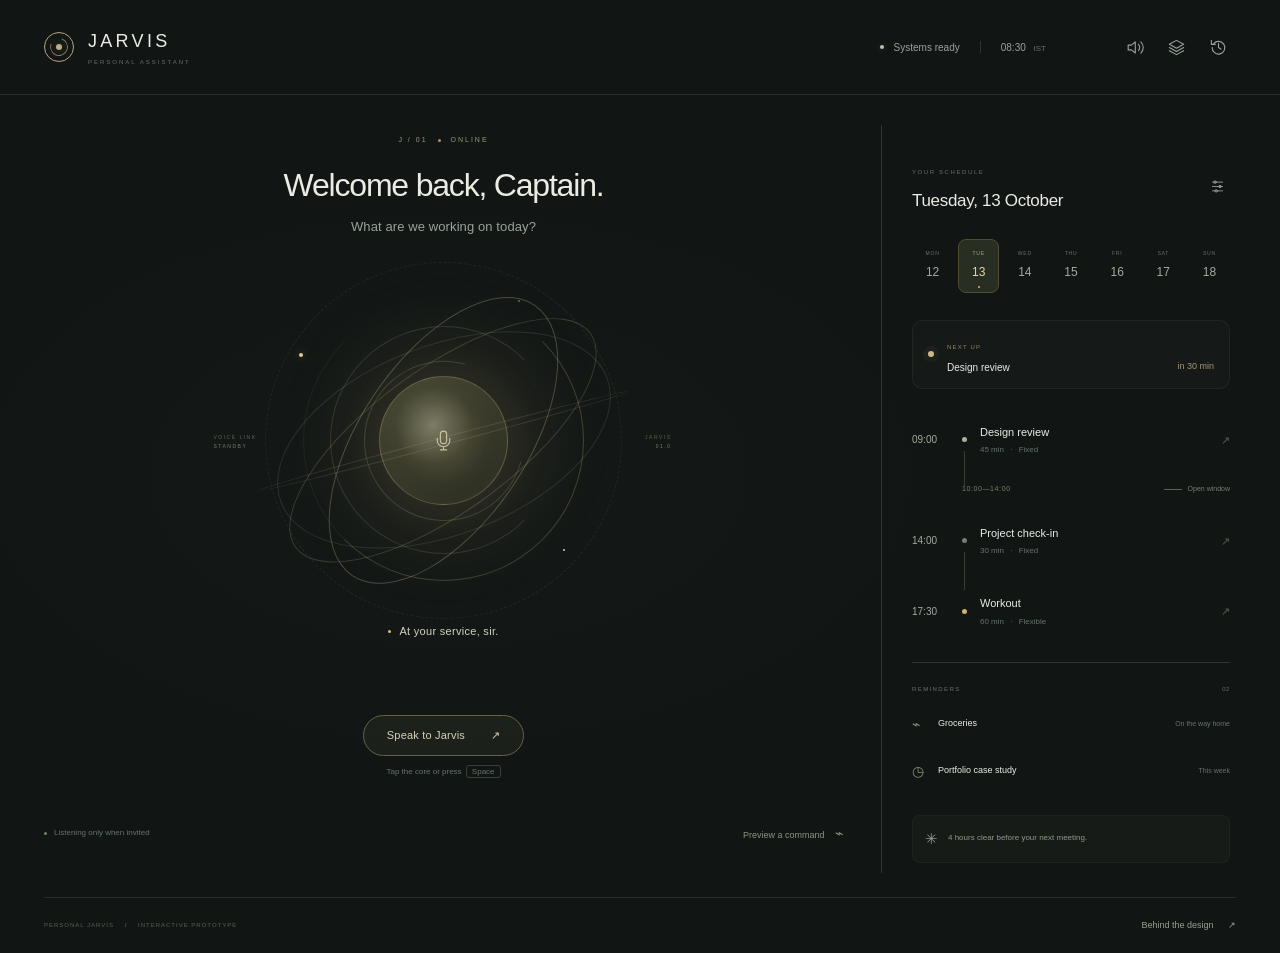
<file: experiments/jarvis/index.html>
<!doctype html>
<html lang="en">
<head><meta charset="utf-8"><meta name="viewport" content="width=device-width,initial-scale=1"><meta name="theme-color" content="#111615"><title>Personal Jarvis — At your service</title><meta name="description" content="A voice-controlled personal assistant prototype by Sannith Vanamala."><link rel="stylesheet" href="style.css"><script src="app.js" defer></script></head>
<body data-phase="idle">
<div class="assistant-shell">
<header class="topbar">
  <a class="brand" href="index.html" aria-label="Jarvis home"><span class="brand-mark"></span><span>JARVIS<small>PERSONAL ASSISTANT</small></span></a>
  <div class="top-status"><span class="signal-dot"></span><span>Systems ready</span><span class="top-divider"></span><span>08:30 <small>IST</small></span></div>
  <nav class="utility-nav" aria-label="Assistant controls"><button id="sound-button" class="icon-button" aria-label="Mute assistant voice" title="Assistant voice"><svg viewBox="0 0 24 24"><path d="M4 9h4l5-4v14l-5-4H4zM17 8c2 2 2 6 0 8m3-11c4 4 4 10 0 14"/></svg></button><button data-panel="memory" class="icon-button" aria-label="Open memory" title="Memory"><svg viewBox="0 0 24 24"><path d="m12 3 9 5-9 5-9-5 9-5Zm-9 9 9 5 9-5M3 16l9 5 9-5"/></svg></button><button data-panel="activity" class="icon-button" aria-label="Open activity" title="Activity"><svg viewBox="0 0 24 24"><path d="M4 12a8 8 0 1 0 2-5M3 3v5h5M12 7v5l3 2"/></svg></button></nav>
</header>
<main class="main-layout">
  <section class="presence" aria-label="Jarvis voice assistant">
    <div class="greeting"><div class="eyebrow">J / 01 <span></span> ONLINE</div><h1 id="greeting">Welcome back, Captain.</h1><p id="greeting-detail">What are we working on today?</p></div>
    <div class="voice-stage">
      <div class="orbit-field" aria-hidden="true"><div class="ambient-light"></div><div class="orbit orbit-a"></div><div class="orbit orbit-b"></div><div class="orbit orbit-c"></div><div class="orbit orbit-d"></div><div class="orbit orbit-e"></div><div class="orbit orbit-f"></div><span class="satellite sat-a"></span><span class="satellite sat-b"></span><span class="satellite sat-c"></span><div class="core-lens"></div><div class="core-rim"></div><div class="signal-axis"></div></div>
      <button id="voice-button" class="voice-trigger" aria-label="Speak to Jarvis"><svg viewBox="0 0 24 24"><path d="M12 3a3 3 0 0 0-3 3v6a3 3 0 0 0 6 0V6a3 3 0 0 0-3-3ZM6 10v2a6 6 0 0 0 12 0v-2M12 18v3m-3 0h6"/></svg></button>
      <div class="orb-coordinate coord-left" aria-hidden="true">VOICE LINK<br><b>STANDBY</b></div><div class="orb-coordinate coord-right" aria-hidden="true">JARVIS<br><b>01.0</b></div>
    </div>
    <div class="voice-feedback" aria-live="polite"><div class="voice-state"><span class="state-dot"></span><span id="voice-state">At your service, sir.</span></div><p id="response-caption" hidden></p><p id="heard-caption" class="heard-caption" hidden></p></div>
    <div class="voice-command"><button id="speak-label">Speak to Jarvis <span>↗</span></button><span id="voice-hint">Tap the core or press <kbd>Space</kbd></span></div>
    <div class="presence-footer"><span class="private-signal"><i></i>Listening only when invited</span><button id="demo-button" aria-expanded="false" aria-controls="demo-menu">Preview a command <span>⌁</span></button></div>
    <div id="demo-menu" class="demo-menu" hidden><div class="demo-menu-head"><span class="eyebrow">SAMPLE VOICE COMMANDS</span><button id="close-demo" aria-label="Close sample commands">×</button></div><button data-demo="focus">“Find ninety minutes for my portfolio.” <span>↗</span></button><button data-demo="afternoon">“Arrange my afternoon, Jarvis.” <span>↗</span></button><button data-demo="tomorrow">“Keep tomorrow morning free for learning.” <span>↗</span></button><p>Demonstration only. No microphone required.</p></div>
  </section>
  <aside class="day-panel" aria-label="Schedule and action review">
    <div class="day-heading"><div><span class="eyebrow">YOUR SCHEDULE</span><h2>Tuesday, 13 October</h2></div><button data-panel="context" class="icon-button" aria-label="Inspect context sources" title="Context sources"><svg viewBox="0 0 24 24"><path d="M4 5h16M4 12h16M4 19h16"/><circle cx="8" cy="5" r="2"/><circle cx="16" cy="12" r="2"/><circle cx="10" cy="19" r="2"/></svg></button></div>
    <div class="week-strip" aria-label="Example week"><span><small>MON</small>12</span><span class="selected"><small>TUE</small>13<i></i></span><span><small>WED</small>14</span><span><small>THU</small>15</span><span><small>FRI</small>16</span><span><small>SAT</small>17</span><span><small>SUN</small>18</span></div>
    <div class="next-alert"><span class="alert-mark"></span><div><span>NEXT UP</span><p>Design review <small>in 30 min</small></p></div></div>
    <div id="action-review" hidden></div>
    <div class="schedule"><div class="schedule-row"><time>09:00</time><i></i><div><h3>Design review</h3><p>45 min <span>·</span> Fixed</p></div><span class="event-glyph">↗</span></div><div class="free-window"><span>10:00—14:00</span><div><i></i>Open window</div></div><div class="schedule-row"><time>14:00</time><i class="muted"></i><div><h3>Project check-in</h3><p>30 min <span>·</span> Fixed</p></div><span class="event-glyph">↗</span></div><div class="schedule-row"><time>17:30</time><i class="amber"></i><div><h3>Workout</h3><p>60 min <span>·</span> Flexible</p></div><span class="event-glyph">↗</span></div></div>
    <div class="section-caption">REMINDERS <span>02</span></div><div class="reminder"><span class="reminder-icon">⌁</span><span>Groceries</span><small>On the way home</small></div><div class="reminder"><span class="reminder-icon">◷</span><span>Portfolio case study</span><small>This week</small></div>
    <div id="scheduled-changes"></div><div class="day-insight"><span>✳</span><p id="schedule-insight">4 hours clear before your next meeting.</p></div><div class="sample-note"><span>Example schedule · IST</span><button id="reset-demo" aria-label="Reset demo" title="Reset demo">↺</button></div>
  </aside>
</main>
<footer class="app-footer"><span>PERSONAL JARVIS <i> / </i> INTERACTIVE PROTOTYPE</span><a href="case-study.html">Behind the design <span>↗</span></a></footer>
</div>
<div id="panel-backdrop" class="panel-backdrop" hidden></div><aside id="detail-panel" class="detail-panel" aria-labelledby="panel-title" role="dialog" aria-modal="true" hidden><div class="panel-head"><span class="eyebrow" id="panel-kicker">ASSISTANT SETTINGS</span><button id="close-panel" class="icon-button" aria-label="Close panel">×</button></div><h2 id="panel-title"></h2><div id="panel-content"></div></aside>
<div id="toast" class="toast" role="status" hidden></div>
</body></html>
</file>
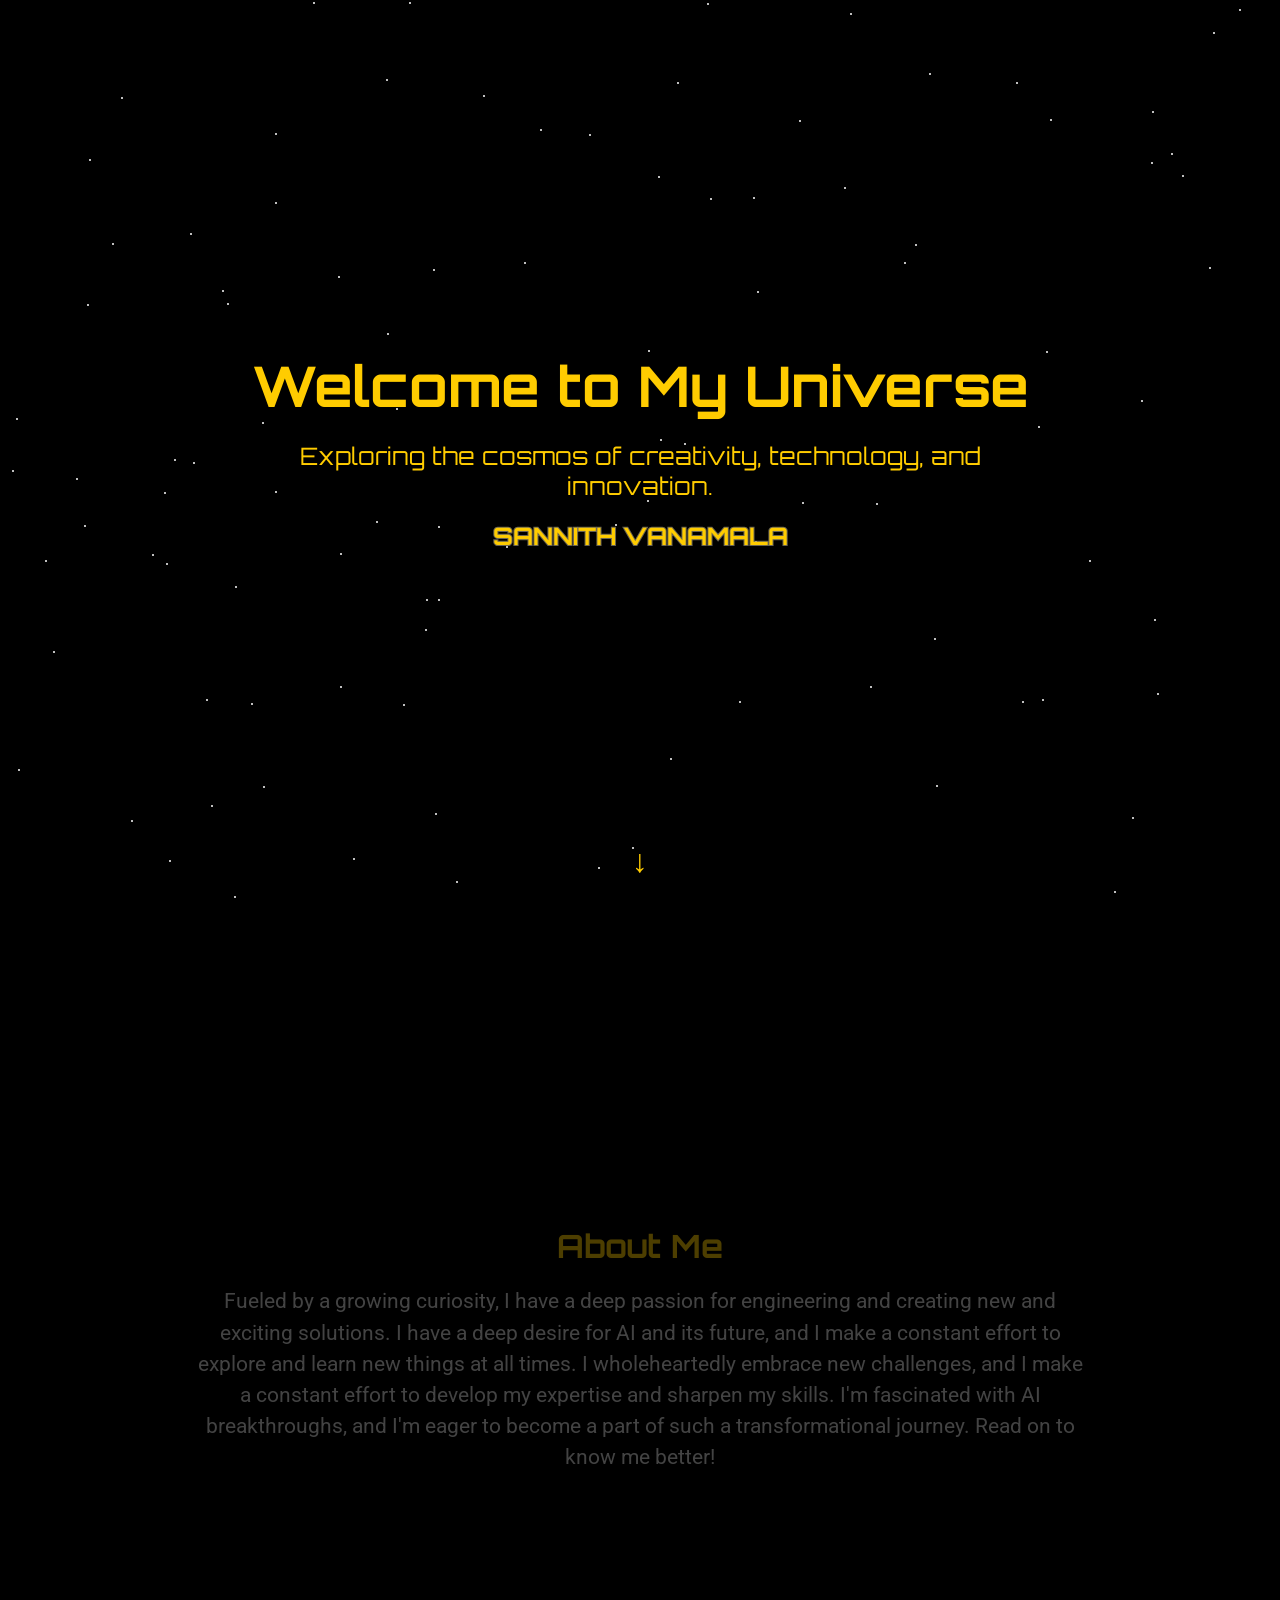
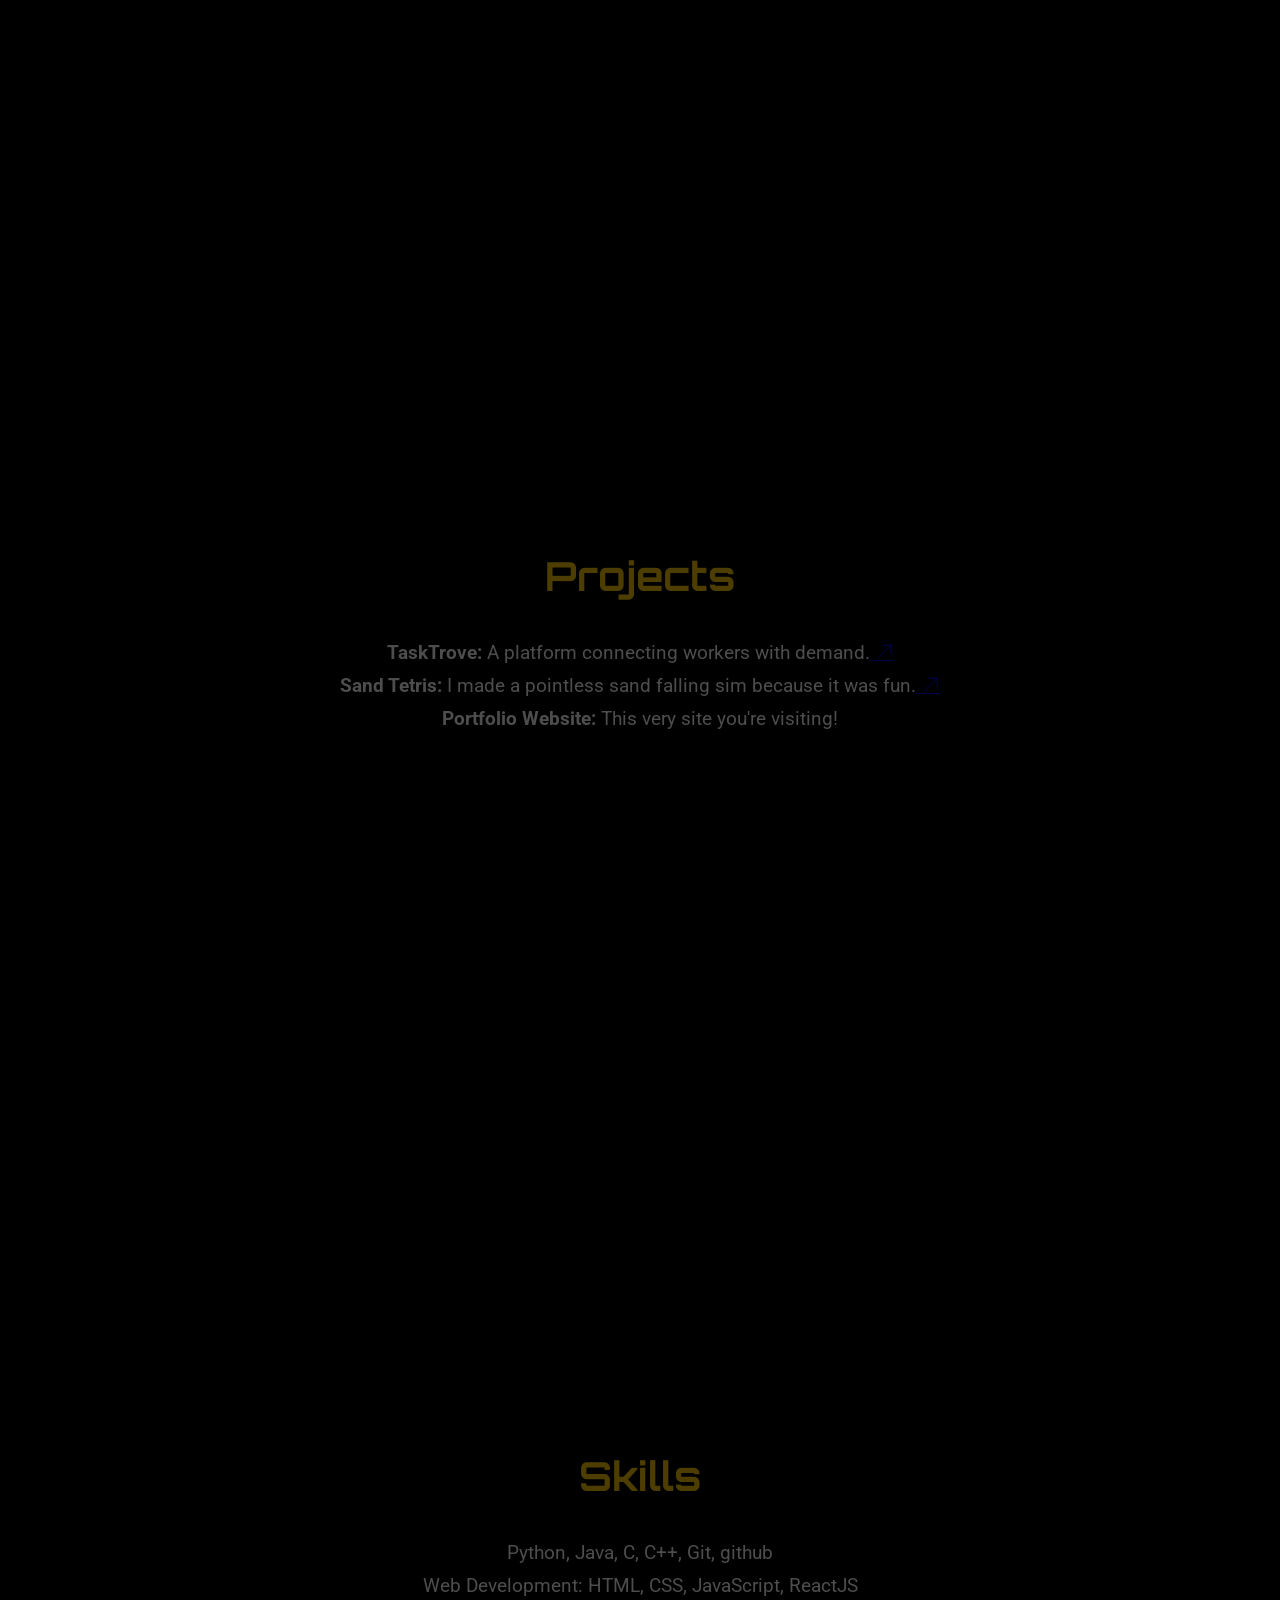
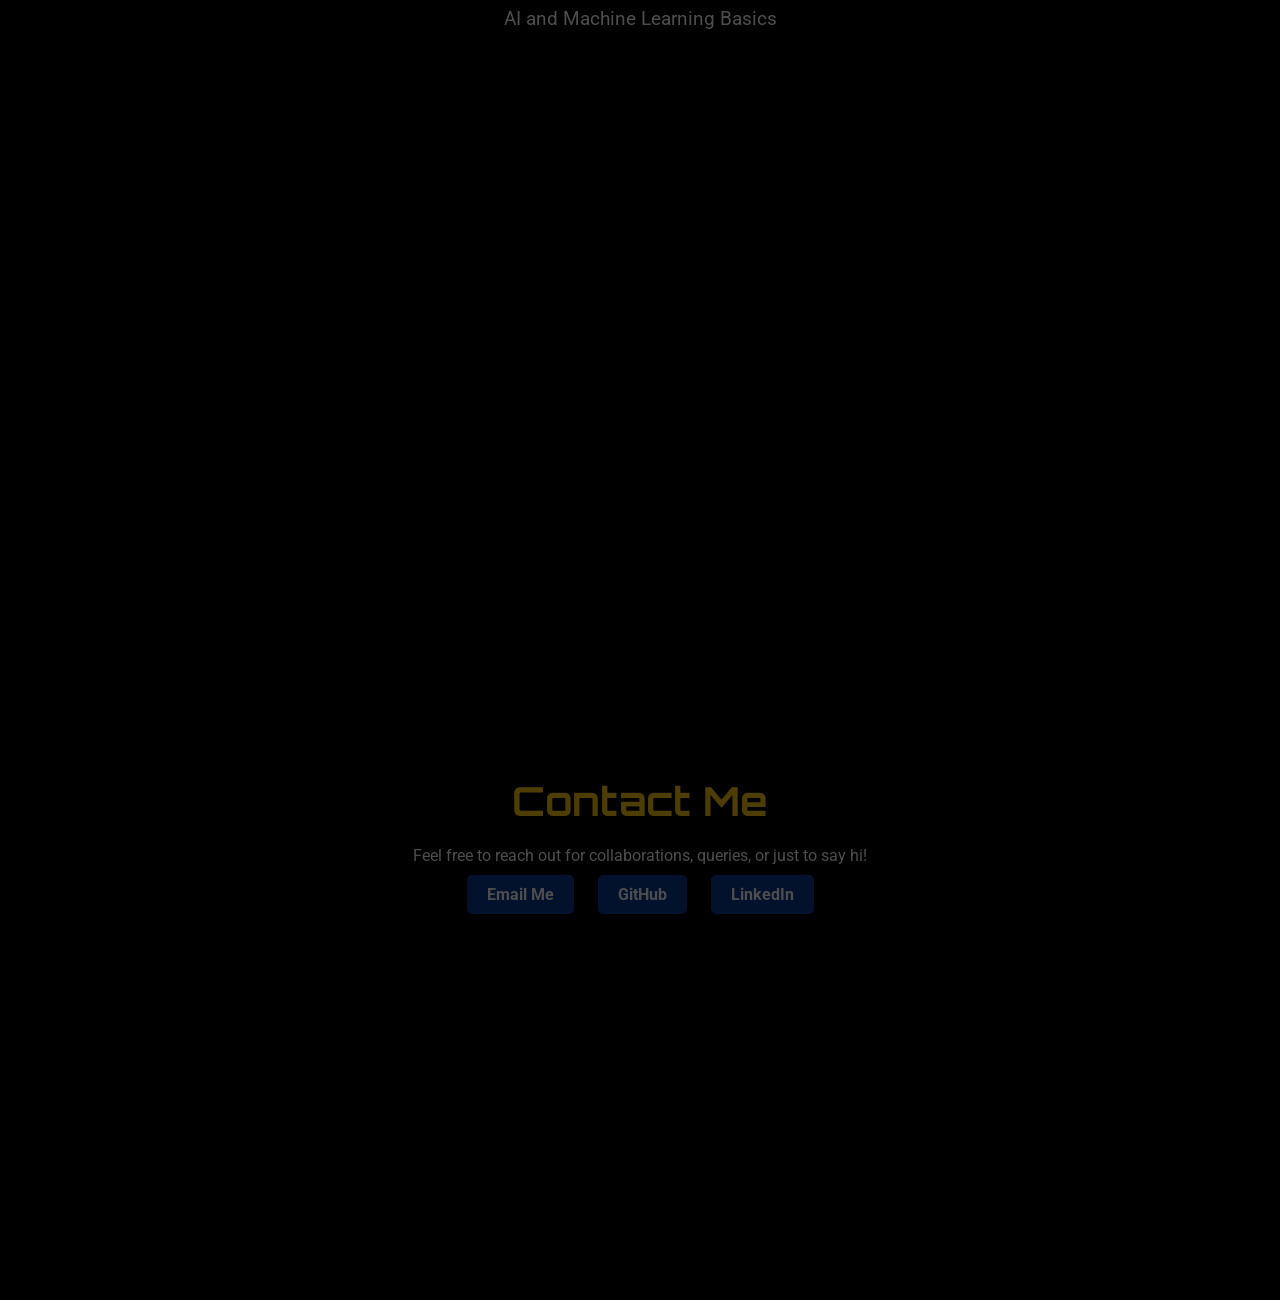
<file: PersonalWebsite.html>
<!DOCTYPE html>
<html lang="en">
<head>
    <meta charset="UTF-8">
    <meta name="viewport" content="width=device-width, initial-scale=1.0">
    <title>Sannith Vanamala Portfolio</title>
    <link href="https://fonts.googleapis.com/css2?family=Orbitron:wght@400;700&family=Roboto:wght@300;400&display=swap" rel="stylesheet">
    <style>
        :root {
            --primary-color: #0b3d91;
            --secondary-color: rgba(0, 0, 0, 0.6);
            --accent-color: #ffcc00;
            --font-primary: 'Orbitron', sans-serif;
            --font-secondary: 'Roboto', sans-serif;
        }

        * {
            margin: 0;
            padding: 0;
            box-sizing: border-box;
        }

        body {
            font-family: var(--font-secondary);
            background: #000;
            color: #fff;
            scroll-behavior: smooth;
            overflow-x: hidden;
            position: relative;
        }

        section {
            min-height: 100vh;
            display: flex;
            flex-direction: column;
            justify-content: center;
            align-items: center;
            padding: 40px 20px;
            position: relative;
            text-align: center;
            opacity: 1;
            transition: opacity 0.3s ease;
        }

        .stars {
            position: fixed;
            top: 0;
            left: 0;
            width: 100%;
            height: 100%;
            pointer-events: none;
            overflow: hidden;
            z-index: -1;
        }

        .stars div {
            position: absolute;
            width: 2px;
            height: 2px;
            background: #fff;
            border-radius: 50%;
            animation: twinkle 3s infinite ease-in-out;
        }

        @keyframes twinkle {
            0%, 100% {
                opacity: 0.5;
            }
            50% {
                opacity: 1;
            }
        }

        .shooting-star {
            position: absolute;
            width: 3px;
            height: 3px;
            background: var(--accent-color);
            border-radius: 50%;
            box-shadow: 0 0 10px var(--accent-color);
            animation: shoot 5s infinite ease-in-out;
        }

        @keyframes shoot {
            0% {
                transform: translate(0, 0) scale(0);
                opacity: 0;
            }
            20% {
                opacity: 1;
                transform: translate(100px, -100px) scale(1);
            }
            100% {
                opacity: 0;
                transform: translate(300px, -300px) scale(0);
            }
        }

        .intro {
            color: var(--accent-color);
            font-family: var(--font-primary);
        }

        .intro h1 {
            font-size: 3.5rem;
            margin-bottom: 20px;
        }

        .intro p {
            font-size: 1.5rem;
            max-width: 800px;
        }

        .section-title {
            font-family: var(--font-primary);
            font-size: 2.5rem;
            margin-bottom: 20px;
            color: var(--accent-color);
        }

        .content {
            max-width: 800px;
            margin: 0 auto;
        }

        .skills ul, .projects ul {
            list-style: none;
            margin: 20px 0;
            padding: 0;
        }

        .skills li, .projects li {
            margin: 10px 0;
            font-size: 1.2rem;
        }

        .contact a {
            display: inline-block;
            margin: 10px;
            padding: 10px 20px;
            background: var(--primary-color);
            color: #fff;
            text-decoration: none;
            font-weight: bold;
            border-radius: 5px;
            transition: background 0.3s ease;
        }

        .contact a:hover {
            background: var(--accent-color);
        }
        
        /* Name Text with Moving Outline Effect */
        .name-container {
            position: relative;
            display: inline-block;
            font-size: 4rem;
            font-weight: bold;
            text-transform: uppercase;
            color: #ffcc00; /* Main text color */
        }

        .name-outline {
            position: absolute;
            top: 0;
            left: 0;
            color: transparent;
            -webkit-text-stroke: 2px rgba(148, 141, 117, 0.7); /* Outline effect */
            z-index: -1;
            transition: transform 0.1s ease-out;
        }
        
        .scroll-arrow {
            position: absolute;
            bottom: 20px;
            font-size: 2rem;
            color: var(--accent-color);
            animation: bounce 2s infinite;
        }

        .about {
            text-align: center;
            padding: 60px 20px;
        }
        
        .about .section-title {
            font-size: 2rem;
        }
        
        .about .content {
            max-width: 900px;
            font-size: 1.5rem;
            line-height: 1.5;
            font-weight: 300;
        }
        
        .about p {
            font-size: 1.3rem;
            font-weight: 400;
            color: #ddd;
        }
        

        @keyframes bounce {
            0%, 100% {
                transform: translateY(0);
            }
            50% {
                transform: translateY(-10px);
            }
        }
    </style>
</head>
<body>
    <div class="stars">
        <!-- Stars will be dynamically added by script -->
    </div>
    <section class="intro">
        <h1>Welcome to My Universe</h1>
        <p>Exploring the cosmos of creativity, technology, and innovation.</p>
        <br>
        <div class="name-container">
            <p>SANNITH VANAMALA</p>
            <p class="name-outline">SANNITH VANAMALA</p>
        </div>
        <span class="scroll-arrow">&#8595;</span>
    </section>

    <section class="about">
        <h2 class="section-title">About Me</h2>
        <div class="content">
            <p>Fueled by a growing curiosity, I have a deep passion for engineering and creating new and exciting solutions. I have a deep desire for AI and its future, and I make a constant effort to explore and learn new things at all times. I wholeheartedly embrace new challenges, and I make a constant effort to develop my expertise and sharpen my skills. I'm fascinated with AI breakthroughs, and I'm eager to become a part of such a transformational journey. Read on to know me better!</p>
        </div>
    </section>
    

    <section class="projects">
        <h2 class="section-title">Projects</h2>
        <div class="content">
            <ul>
                <li><strong>TaskTrove:</strong> A platform connecting workers with demand.<a href="https://saneitt.github.io/TaskTrove/"> 🡥</a></li>
                <li><strong>Sand Tetris:</strong> I made a pointless sand falling sim because it was fun.<a href="https://saneitt.github.io/Sand-falling-sim/"> 🡥</a></li>
                <li><strong>Portfolio Website:</strong> This very site you're visiting!</li>
            </ul>
        </div>
    </section>

    <section class="skills">
        <h2 class="section-title">Skills</h2>
        <div class="content">
            <ul>
                <li>Python, Java, C, C++, Git, github</li>
                <li>Web Development: HTML, CSS, JavaScript, ReactJS</li>
                <li>AI and Machine Learning Basics</li>
            </ul>
        </div>
    </section>

    <section class="contact">
        <h2 class="section-title">Contact Me</h2>
        <div class="content">
            <p>Feel free to reach out for collaborations, queries, or just to say hi!</p>
            <a href="mailto:sannith.vanamala@gmail.com">Email Me</a>
            <a href="https://github.com/Saneitt" target="_blank">GitHub</a>
            <a href="https://www.linkedin.com/in/sannith-vanamala-924822249/" target="_blank">LinkedIn</a>
        </div>
    </section>

    <script>
        // Generate stars dynamically
        const starContainer = document.querySelector('.stars');
        for (let i = 0; i < 100; i++) {
            const star = document.createElement('div');
            star.style.top = `${Math.random() * 100}%`;
            star.style.left = `${Math.random() * 100}%`;
            star.style.animationDuration = `${Math.random() * 3 + 2}s`;
            starContainer.appendChild(star);
        }

        // Add a shooting star occasionally
        setInterval(() => {
            const shootingStar = document.createElement('div');
            shootingStar.classList.add('shooting-star');
            shootingStar.style.top = `${Math.random() * window.innerHeight}px`;
            shootingStar.style.left = `${Math.random() * window.innerWidth}px`;
            starContainer.appendChild(shootingStar);

            setTimeout(() => {
                shootingStar.remove();
            }, 5000);
        }, 5000);

        // Adjust section opacity based on scroll position
        const sections = document.querySelectorAll('section');
        window.addEventListener('scroll', () => {
            const viewportHeight = window.innerHeight;

            sections.forEach(section => {
                const rect = section.getBoundingClientRect();
                const centerDistance = Math.abs(rect.top + rect.height / 2 - viewportHeight / 2);
                const opacity = Math.max(0.3, 1 - centerDistance / (viewportHeight / 1.5));
                section.style.opacity = opacity.toFixed(2);
            });
        });


        // Mousemove event to move the outline
        document.addEventListener("mousemove", (event) => {
            const nameOutline = document.querySelector(".name-outline");

            const { clientX: x, clientY: y } = event;
            const centerX = window.innerWidth / 2;
            const centerY = window.innerHeight / 2;

            const offsetX = (x - centerX) / 30;
            const offsetY = (y - centerY) / 30;

            nameOutline.style.transform = `translate(${offsetX}px, ${offsetY}px)`;
        });


    </script>
</body>
</html>
</file>
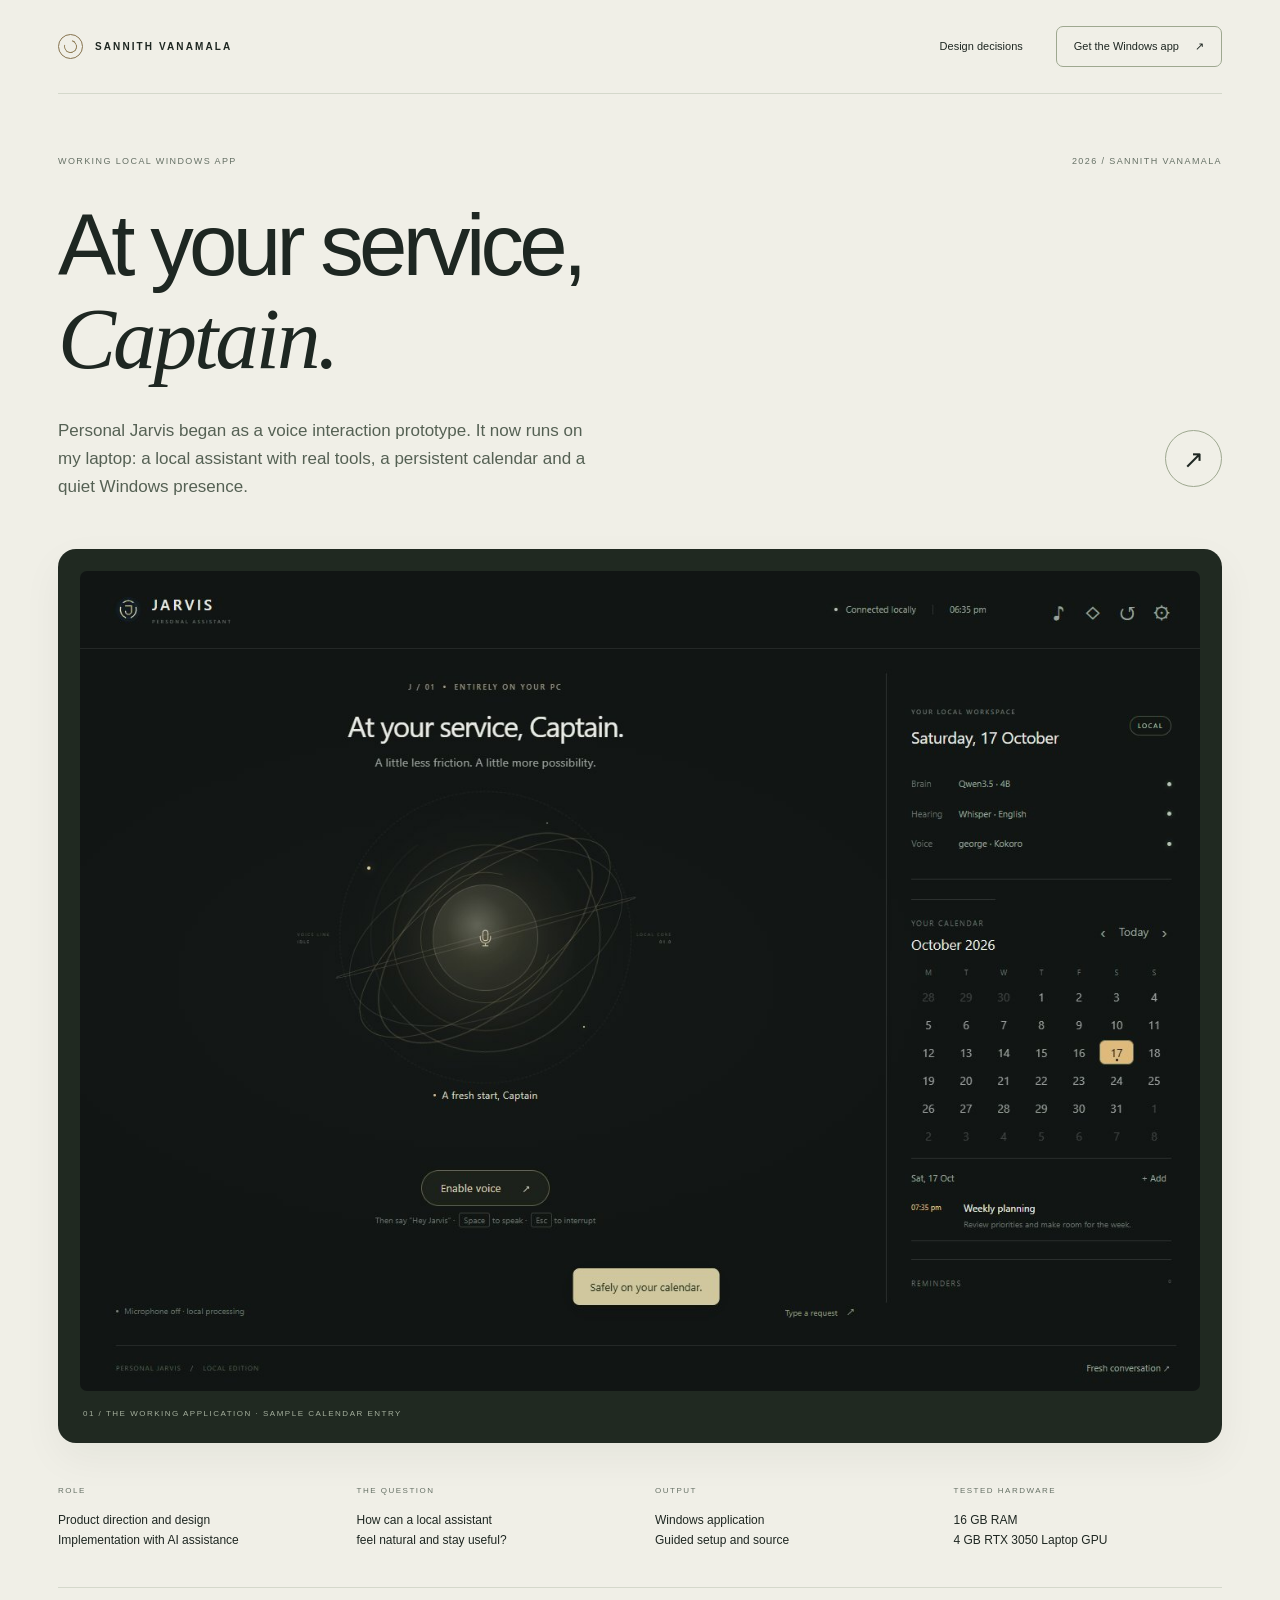
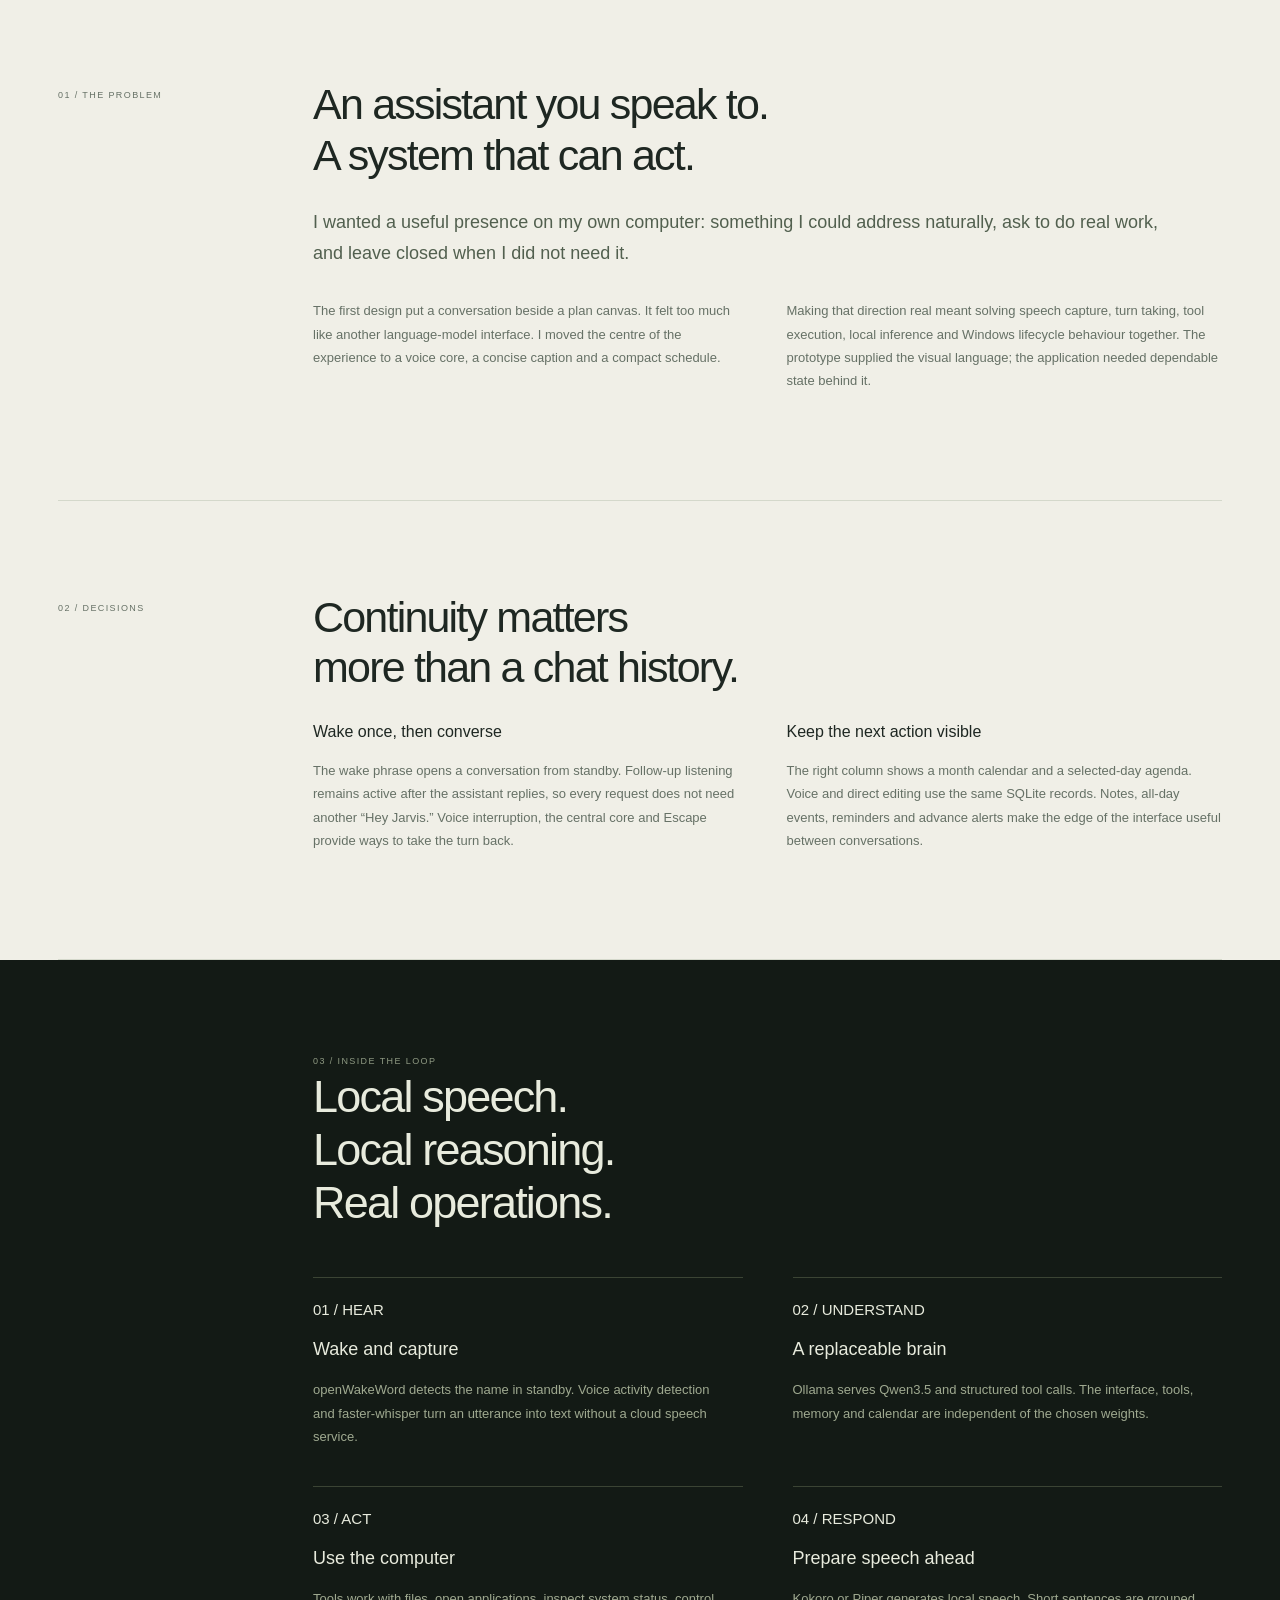
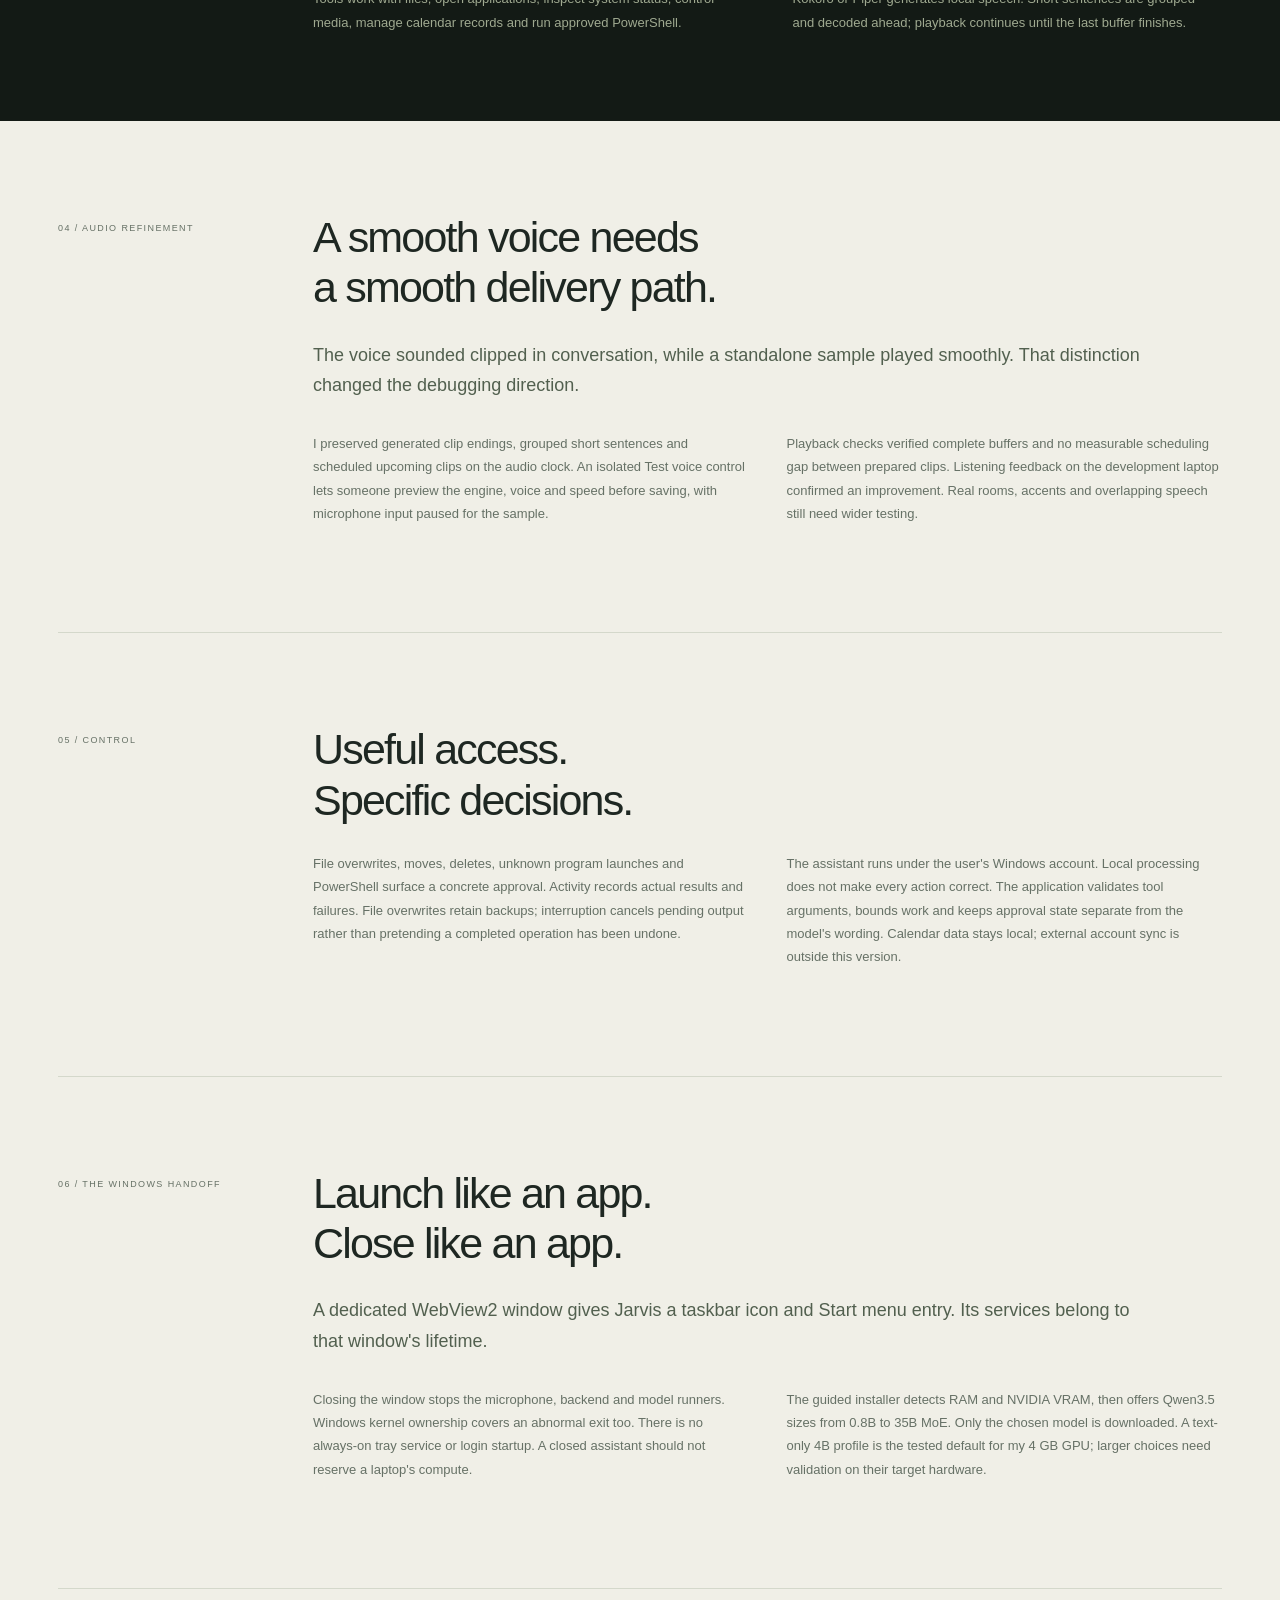
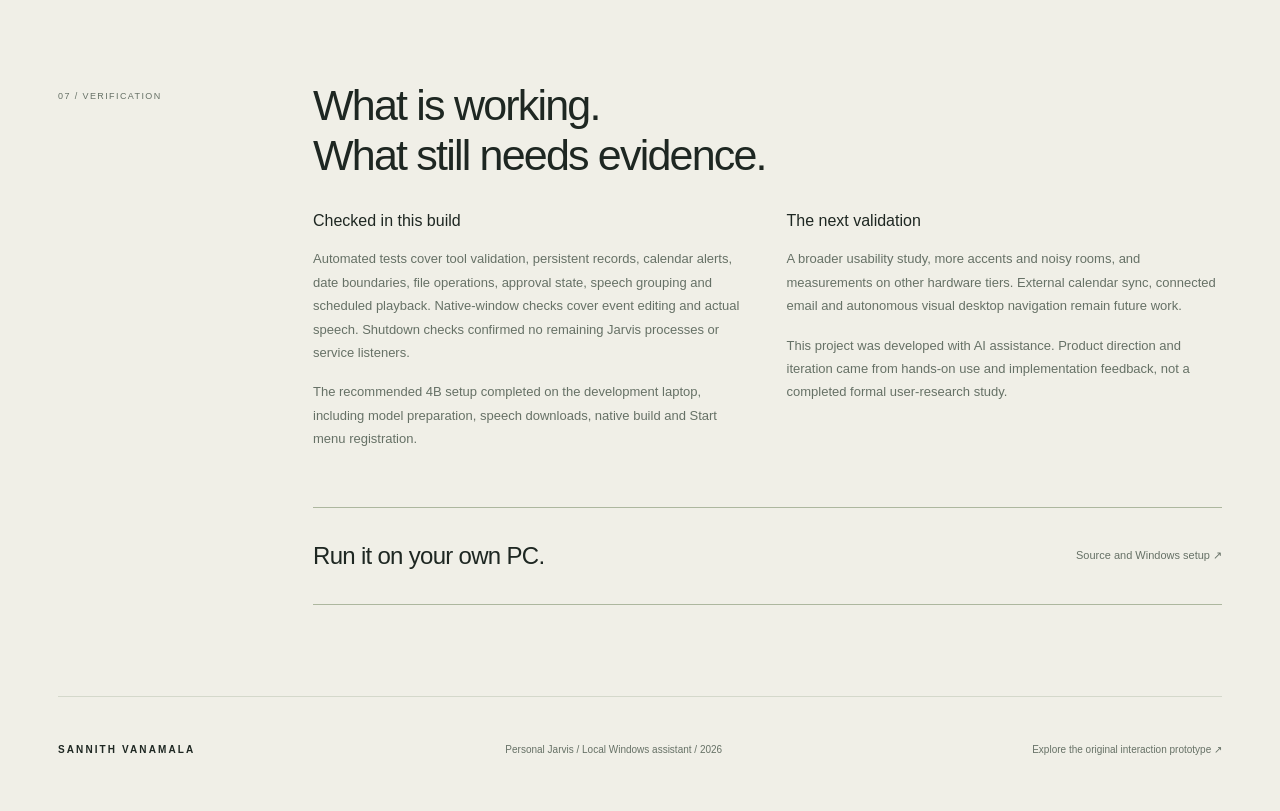
<file: experiments/jarvis/case-study.html>
<!doctype html>
<html lang="en">
<head><meta charset="utf-8"><meta name="viewport" content="width=device-width,initial-scale=1"><meta name="theme-color" content="#f0efe7"><title>Personal Jarvis — From voice prototype to local Windows assistant</title><meta name="description" content="Building a local Windows voice assistant with Qwen3.5, real system tools, a local calendar, natural follow-ups and a hardware-aware installer."><link rel="stylesheet" href="case-study.css"></head>
<body>
<header class="site-nav"><a class="wordmark" href="../../"><span class="mark"></span>SANNITH VANAMALA</a><div><a href="#decisions">Design decisions</a><a class="nav-cta" href="https://github.com/Saneitt/personal-jarvis">Get the Windows app <span>↗</span></a></div></header>
<main>
<section class="hero"><div class="hero-kicker"><span>WORKING LOCAL WINDOWS APP</span><span>2026 / SANNITH VANAMALA</span></div><h1>At your service,<br><em>Captain.</em></h1><div class="hero-bottom"><p>Personal Jarvis began as a voice interaction prototype. It now runs on my laptop: a local assistant with real tools, a persistent calendar and a quiet Windows presence.</p><a class="round-link" href="https://github.com/Saneitt/personal-jarvis" aria-label="Open the Personal Jarvis source and setup guide">↗</a></div><div class="hero-image"><img src="../../assets/jarvis.jpg?v=20261017" alt="Working Jarvis Windows interface showing voice controls and the local month calendar"><span class="image-caption">01 / THE WORKING APPLICATION · SAMPLE CALENDAR ENTRY</span></div><div class="project-facts"><div><span>ROLE</span><p>Product direction and design<br>Implementation with AI assistance</p></div><div><span>THE QUESTION</span><p>How can a local assistant<br>feel natural and stay useful?</p></div><div><span>OUTPUT</span><p>Windows application<br>Guided setup and source</p></div><div><span>TESTED HARDWARE</span><p>16 GB RAM<br>4 GB RTX 3050 Laptop GPU</p></div></div></section>
<section class="section problem"><div class="section-label">01 / THE PROBLEM</div><div class="section-body"><h2>An assistant you speak to.<br>A system that can act.</h2><p class="large-copy">I wanted a useful presence on my own computer: something I could address naturally, ask to do real work, and leave closed when I did not need it.</p><div class="two-col"><p>The first design put a conversation beside a plan canvas. It felt too much like another language-model interface. I moved the centre of the experience to a voice core, a concise caption and a compact schedule.</p><p>Making that direction real meant solving speech capture, turn taking, tool execution, local inference and Windows lifecycle behaviour together. The prototype supplied the visual language; the application needed dependable state behind it.</p></div></div></section>
<section class="section" id="decisions"><div class="section-label">02 / DECISIONS</div><div class="section-body"><h2>Continuity matters<br>more than a chat history.</h2><div class="two-col"><div><h3>Wake once, then converse</h3><p>The wake phrase opens a conversation from standby. Follow-up listening remains active after the assistant replies, so every request does not need another “Hey Jarvis.” Voice interruption, the central core and Escape provide ways to take the turn back.</p></div><div><h3>Keep the next action visible</h3><p>The right column shows a month calendar and a selected-day agenda. Voice and direct editing use the same SQLite records. Notes, all-day events, reminders and advance alerts make the edge of the interface useful between conversations.</p></div></div></div></section>
<section class="dark-section"><div class="dark-inner"><span class="section-label">03 / INSIDE THE LOOP</span><h2>Local speech.<br>Local reasoning.<br>Real operations.</h2><div class="decision-grid"><article><span>01 / HEAR</span><h3>Wake and capture</h3><p>openWakeWord detects the name in standby. Voice activity detection and faster-whisper turn an utterance into text without a cloud speech service.</p></article><article><span>02 / UNDERSTAND</span><h3>A replaceable brain</h3><p>Ollama serves Qwen3.5 and structured tool calls. The interface, tools, memory and calendar are independent of the chosen weights.</p></article><article><span>03 / ACT</span><h3>Use the computer</h3><p>Tools work with files, open applications, inspect system status, control media, manage calendar records and run approved PowerShell.</p></article><article><span>04 / RESPOND</span><h3>Prepare speech ahead</h3><p>Kokoro or Piper generates local speech. Short sentences are grouped and decoded ahead; playback continues until the last buffer finishes.</p></article></div></div></section>
<section class="section"><div class="section-label">04 / AUDIO REFINEMENT</div><div class="section-body"><h2>A smooth voice needs<br>a smooth delivery path.</h2><p class="large-copy">The voice sounded clipped in conversation, while a standalone sample played smoothly. That distinction changed the debugging direction.</p><div class="two-col"><p>I preserved generated clip endings, grouped short sentences and scheduled upcoming clips on the audio clock. An isolated Test voice control lets someone preview the engine, voice and speed before saving, with microphone input paused for the sample.</p><p>Playback checks verified complete buffers and no measurable scheduling gap between prepared clips. Listening feedback on the development laptop confirmed an improvement. Real rooms, accents and overlapping speech still need wider testing.</p></div></div></section>
<section class="section"><div class="section-label">05 / CONTROL</div><div class="section-body"><h2>Useful access.<br>Specific decisions.</h2><div class="two-col"><p>File overwrites, moves, deletes, unknown program launches and PowerShell surface a concrete approval. Activity records actual results and failures. File overwrites retain backups; interruption cancels pending output rather than pretending a completed operation has been undone.</p><p>The assistant runs under the user's Windows account. Local processing does not make every action correct. The application validates tool arguments, bounds work and keeps approval state separate from the model's wording. Calendar data stays local; external account sync is outside this version.</p></div></div></section>
<section class="section"><div class="section-label">06 / THE WINDOWS HANDOFF</div><div class="section-body"><h2>Launch like an app.<br>Close like an app.</h2><p class="large-copy">A dedicated WebView2 window gives Jarvis a taskbar icon and Start menu entry. Its services belong to that window's lifetime.</p><div class="two-col"><p>Closing the window stops the microphone, backend and model runners. Windows kernel ownership covers an abnormal exit too. There is no always-on tray service or login startup. A closed assistant should not reserve a laptop's compute.</p><p>The guided installer detects RAM and NVIDIA VRAM, then offers Qwen3.5 sizes from 0.8B to 35B MoE. Only the chosen model is downloaded. A text-only 4B profile is the tested default for my 4 GB GPU; larger choices need validation on their target hardware.</p></div></div></section>
<section class="section"><div class="section-label">07 / VERIFICATION</div><div class="section-body"><h2>What is working.<br>What still needs evidence.</h2><div class="two-col"><div><h3>Checked in this build</h3><p>Automated tests cover tool validation, persistent records, calendar alerts, date boundaries, file operations, approval state, speech grouping and scheduled playback. Native-window checks cover event editing and actual speech. Shutdown checks confirmed no remaining Jarvis processes or service listeners.</p><p>The recommended 4B setup completed on the development laptop, including model preparation, speech downloads, native build and Start menu registration.</p></div><div><h3>The next validation</h3><p>A broader usability study, more accents and noisy rooms, and measurements on other hardware tiers. External calendar sync, connected email and autonomous visual desktop navigation remain future work.</p><p>This project was developed with AI assistance. Product direction and iteration came from hands-on use and implementation feedback, not a completed formal user-research study.</p></div></div><a class="large-cta" href="https://github.com/Saneitt/personal-jarvis"><span>Run it on your own PC.</span><span>Source and Windows setup ↗</span></a></div></section>
</main><footer><a class="wordmark" href="../../">SANNITH VANAMALA</a><p>Personal Jarvis / Local Windows assistant / 2026</p><a href="index.html">Explore the original interaction prototype ↗</a></footer>
</body></html>
</file>
<file: experiments/jarvis/style.css>
@charset "UTF-8";
:root{--bg:#111615;--surface:#171d1b;--line:#2d3630;--text:#eaece4;--muted:#98a39a;--faint:#657369;--amber:#dfba7d;--sage:#b3c5ae;--font:Inter,"Segoe UI",Arial,sans-serif}*{box-sizing:border-box}body{margin:0;background:var(--bg);color:var(--text);font-family:var(--font);font-size:14px;line-height:1.5}button,input,select{font:inherit;color:inherit}button{cursor:pointer}button:disabled{opacity:.5;cursor:wait}button:focus-visible,a:focus-visible,input:focus-visible,select:focus-visible{outline:2px solid var(--amber);outline-offset:5px}a{color:inherit;text-decoration:none}svg{width:19px;height:19px;fill:none;stroke:currentColor;stroke-width:1.4;stroke-linecap:round;stroke-linejoin:round}[hidden]{display:none!important}.assistant-shell{max-width:1800px;min-height:100vh;margin:auto;background:radial-gradient(ellipse at 35% 50%,#38342616,transparent 46%)}.topbar{height:95px;padding:0 44px;display:flex;align-items:center;justify-content:space-between;border-bottom:1px solid #263029;gap:25px}.brand{display:flex;align-items:center;gap:14px;letter-spacing:3.3px;font-size:18px;font-weight:500}.brand small{display:block;font-size:6px;letter-spacing:2px;color:var(--faint);margin-top:3px}.brand-mark{width:30px;height:30px;border:1px solid #b7a47f;border-radius:50%;position:relative}.brand-mark:before{content:"";position:absolute;inset:5px;border:1px solid #89754f;border-radius:50%;border-top-color:transparent;transform:rotate(-25deg)}.brand-mark:after{content:"";position:absolute;inset:11px;border-radius:50%;background:#c0ac80;box-shadow:0 0 12px #dec39255}.top-status{display:flex;align-items:center;gap:10px;font-size:10px;color:var(--muted);margin-left:auto;margin-right:45px}.top-status small{font-size:8px;color:var(--faint);margin-left:5px}.signal-dot{width:4px;height:4px;background:var(--sage);border-radius:50%;box-shadow:0 0 6px #b3c5ae40}.top-divider{height:12px;width:1px;background:var(--line);margin:0 10px}.utility-nav{display:flex;gap:6px}.icon-button{width:36px;height:36px;border:1px solid transparent;border-radius:50%;background:transparent;display:grid;place-items:center;color:var(--muted);font-size:25px}.icon-button:hover{border-color:var(--line);background:#ffffff03;color:var(--text)}.icon-button.muted{color:var(--faint)}.main-layout{display:grid;grid-template-columns:minmax(0,1fr) 355px;gap:38px;padding:0 44px;min-height:calc(100vh - 151px)}.presence{position:relative;display:flex;flex-direction:column;align-items:center;justify-content:center;min-height:690px;padding:40px 0 25px}.greeting{text-align:center;z-index:1}.eyebrow{font-size:8px;letter-spacing:1.7px;font-weight:500;color:var(--muted)}.greeting .eyebrow{color:#9d967f;font-size:7px;letter-spacing:2px;margin-bottom:20px;display:flex;gap:10px;align-items:center;justify-content:center}.greeting .eyebrow span{width:3px;height:3px;border-radius:50%;background:#a29472}.greeting h1{font-size:clamp(26px,2.5vw,39px);font-weight:400;letter-spacing:-1.2px;line-height:1.2;margin:0 0 13px}.greeting p{font-size:13px;color:var(--muted);margin:0;letter-spacing:.1px}.voice-stage{width:380px;height:380px;position:relative;margin:14px 0 -7px;isolation:isolate}.orbit-field{position:absolute;inset:0;pointer-events:none}.ambient-light{position:absolute;inset:11%;background:radial-gradient(ellipse,#bcac7136,transparent 63%);border-radius:50%;filter:blur(28px);animation:breathe 6s ease-in-out infinite}.orbit{position:absolute;border-radius:50%;border:1px solid #bfac7a45}.orbit-a{inset:13%;border-top-color:transparent;border-left-color:#c7b78514;animation:rotate 43s linear infinite}.orbit-b{inset:7% 28%;border-color:#c1b28654;transform:rotate(34deg);animation:incline 31s linear infinite}.orbit-c{inset:25% 4%;border-color:#9cac982b;transform:rotate(-21deg)}.orbit-d{inset:2% 31%;border-color:#bbad7b3d;transform:rotate(54deg)}.orbit-e{inset:20%;border-color:#bfaa7330;border-right-color:transparent;animation:reverse-rotate 35s linear infinite}.orbit-f{inset:3%;border-style:dashed;border-color:#b8aa761b;border-width:1px;animation:rotate 90s linear infinite}.core-lens{position:absolute;inset:33%;border-radius:50%;background:radial-gradient(circle at 42% 38%,#d9d7b377,#9e996937 36%,#313a2823 72%);box-shadow:inset 0 0 25px #d9c38324,0 0 55px #b0a06d15;border:1px solid #d4c18d55;transition:filter .4s,box-shadow .4s}.core-rim{position:absolute;inset:29%;border-radius:50%;border:1px solid #c2b27636;border-right-color:transparent;transform:rotate(-30deg)}.signal-axis{position:absolute;inset:49% 0;border:1px solid #c2b38a2e;border-radius:50%;transform:rotate(-15deg)}.satellite{position:absolute;border-radius:50%;width:4px;height:4px;background:#e0c99a;box-shadow:0 0 9px #edd09a77}.sat-a{top:27%;left:12%}.sat-b{right:18%;bottom:21%;width:2px;height:2px}.sat-c{right:30%;top:13%;width:2px;height:2px;opacity:.45}.voice-trigger{position:absolute;left:50%;top:50%;transform:translate(-50%,-50%);width:108px;height:108px;background:transparent;border:0;border-radius:50%;color:#e8dab6;display:grid;place-items:center;transition:background .2s}.voice-trigger svg{width:25px;height:25px;stroke-width:1.1;opacity:.8}.voice-trigger:hover{background:#e5cf9420}.voice-trigger:focus-visible{outline-offset:10px}.orb-coordinate{position:absolute;font-size:5px;line-height:1.8;letter-spacing:1.5px;color:#596650;top:48%;pointer-events:none}.orb-coordinate b{font-size:5px;font-weight:400;color:#7a816a}.coord-left{left:-40px}.coord-right{right:-38px;text-align:right}.voice-feedback{min-height:86px;text-align:center;max-width:480px;padding:0 12px}.voice-state{font-size:11px;letter-spacing:.3px;display:flex;justify-content:center;align-items:center;gap:8px;color:#d1d2bf}.state-dot{width:3px;height:3px;background:var(--amber);border-radius:50%}#response-caption{font-size:12px;line-height:1.7;color:#b5beb2;margin:12px 0 0}.heard-caption{font-size:10px;color:var(--faint);margin:9px 0 0}.voice-command{display:flex;flex-direction:column;align-items:center;gap:10px;margin-top:6px}.voice-command>button{border:1px solid #646344;background:#c3ae7610;padding:11px 23px;border-radius:25px;font-size:11px;letter-spacing:.2px;color:#d8d1b6;display:flex;align-items:center;gap:26px}.voice-command>button:hover{background:#c3ae7622;border-color:#9a895c}.voice-command>span{font-size:8px;color:var(--faint)}kbd{font:inherit;padding:1px 5px;border:1px solid #394137;border-radius:3px;margin-left:2px}.presence-footer{display:flex;align-items:center;justify-content:space-between;gap:15px;font-size:8px;width:100%;margin-top:39px;color:var(--faint)}.private-signal{display:flex;align-items:center;gap:7px}.private-signal i{width:3px;height:3px;background:#71886e;border-radius:50%}.presence-footer button{border:0;background:transparent;color:#89957f;font-size:9px;padding:6px 0}.presence-footer button span{margin-left:8px;font-size:14px}.day-panel{border-left:1px solid var(--line);padding:34px 0 10px 30px;margin-top:30px;margin-bottom:24px;align-self:start}.day-heading{display:flex;justify-content:space-between;align-items:center;gap:12px}.day-heading .eyebrow{font-size:6px;letter-spacing:1.6px;color:var(--faint)}.day-heading h2{font-size:17px;letter-spacing:-.3px;font-weight:400;margin:8px 0 0}.day-heading .icon-button{width:27px;height:27px}.day-heading svg{width:15px;height:15px}.week-strip{display:grid;grid-template-columns:repeat(7,1fr);gap:5px;margin:25px 0 27px}.week-strip>span{height:54px;font-size:12px;display:flex;flex-direction:column;align-items:center;justify-content:center;gap:5px;border-radius:8px;color:#a0ab9d;position:relative}.week-strip small{font-size:5px;letter-spacing:.8px;color:var(--faint)}.week-strip .selected{background:#292e23;color:#e5d6a9;border:1px solid #514b32}.week-strip .selected small{color:#b0a582}.week-strip .selected i{width:2px;height:2px;position:absolute;bottom:4px;background:#cbb47e;border-radius:50%}.next-alert{padding:13px 15px;border:1px solid #4f493143;border-radius:10px;background:#d8b46f06;display:flex;gap:13px;align-items:center}.alert-mark{height:6px;width:6px;border-radius:50%;background:#cbbb86;box-shadow:0 0 0 5px #cbbb860b}.next-alert>div{flex:1}.next-alert>div>span{font-size:6px;letter-spacing:1.2px;color:#958663}.next-alert p{font-size:10px;margin:5px 0 0;display:flex;justify-content:space-between;gap:10px}.next-alert small{color:#a89874;font-size:9px}.schedule{padding:16px 0 11px}.schedule-row{display:flex;align-items:center;gap:13px;padding:19px 0}.schedule-row time{width:37px;font-size:10px;color:#a0ab9d;font-variant-numeric:tabular-nums}.schedule-row>i{height:5px;width:5px;border-radius:50%;background:#a6b69c;position:relative}.schedule-row>i:after{content:"";position:absolute;left:2px;top:14px;width:1px;height:38px;background:#35412f}.schedule-row:last-child>i:after{display:none}.schedule-row i.muted{background:#747f72}.schedule-row i.amber{background:#d1af71}.schedule-row h3{font-size:11px;font-weight:500;margin:0}.schedule-row p{font-size:8px;color:var(--faint);margin:4px 0 0}.schedule-row p span{padding:0 4px}.event-glyph{margin-left:auto;color:#52614e;font-size:11px}.free-window{display:flex;align-items:center;justify-content:space-between;padding:9px 0 11px 50px;font-size:7px;color:#72816c}.free-window>span{font-size:7px;letter-spacing:.6px}.free-window>div{display:flex;align-items:center;gap:6px}.free-window i{width:18px;height:1px;background:#576549}.section-caption{font-size:6px;letter-spacing:1.4px;color:var(--faint);display:flex;justify-content:space-between;border-top:1px solid var(--line);padding-top:22px;margin-top:4px;margin-bottom:7px}.section-caption>span{font-size:6px;letter-spacing:.6px}.reminder{display:flex;align-items:center;gap:9px;padding:13px 0;font-size:9px}.reminder-icon{color:#829276;font-size:14px;width:17px}.reminder small{margin-left:auto;font-size:7px;color:var(--faint)}.day-insight{margin-top:20px;display:flex;gap:10px;align-items:center;border:1px solid #333e303d;background:#29302339;padding:12px;border-radius:8px;color:#8d9c83}.day-insight>span{font-size:15px}.day-insight p{font-size:8px;margin:0;line-height:1.6}.sample-note{font-size:6px;color:#52614f;margin-top:19px;display:flex;align-items:center;justify-content:space-between;letter-spacing:.5px}.sample-note button{border:0;background:transparent;padding:0 3px;font-size:16px;color:#6f7f64}.app-footer{height:56px;margin:0 44px;display:flex;align-items:center;justify-content:space-between;border-top:1px solid #263029;font-size:6px;color:#53644f;letter-spacing:1px}.app-footer i{font-style:normal;color:#787c63;padding:0 8px}.app-footer a{font-size:9px;color:#96a18d;letter-spacing:0}.app-footer a span{padding-left:12px}.demo-menu{position:absolute;bottom:65px;right:0;width:355px;max-width:100%;padding:17px;border:1px solid #48513f;background:#1b221c;border-radius:12px;box-shadow:0 15px 40px #0005;z-index:4}.demo-menu-head{display:flex;justify-content:space-between;align-items:center;margin-bottom:9px}.demo-menu-head .eyebrow{font-size:6px}.demo-menu-head button{background:none;border:0;font-size:22px;color:#9aa389}.demo-menu>button{display:flex;width:100%;justify-content:space-between;text-align:left;gap:12px;background:none;border:0;border-top:1px solid #34402f;padding:14px 0;font-size:10px;color:#c9cebb}.demo-menu>button:hover{color:var(--amber)}.demo-menu>p{font-size:7px;color:var(--faint);margin:8px 0 0}.action-review{margin-top:20px;background:#20271e;border:1px solid #52604270;border-radius:12px;padding:15px}.review-label{display:flex;justify-content:space-between;font-size:6px;letter-spacing:1px;color:#a6b693}.review-label button{border:0;background:none;color:#9da68b;padding:0;font-size:8px}.action-review h3{font-size:13px;line-height:1.4;font-weight:500;margin:12px 0 15px}.action-choice{display:flex;align-items:flex-start;gap:9px;margin:13px 0}.action-choice input{accent-color:#cfc096;margin:2px 0 0;width:12px;height:12px;flex-shrink:0}.action-choice>span{font-size:9px;line-height:1.5}.action-choice small{display:block;font-size:7px;color:#92a185;margin-top:4px}.action-choice em{display:block;font-size:7px;font-style:normal;color:#758269;margin-top:4px}.review-adjust{display:flex;align-items:center;justify-content:space-between;font-size:7px;color:#96a38b;border-top:1px solid #3b4534;padding-top:12px;margin-top:14px;gap:10px}.review-adjust select{background:#293121;border:1px solid #4e593f;border-radius:5px;font-size:8px;padding:5px;max-width:130px}.primary-button,.secondary-button{border-radius:7px;padding:10px 13px;font-size:9px}.primary-button{border:1px solid #c3b584;background:#cec399;color:#20281e}.primary-button:hover{background:#e0d3a5}.secondary-button{border:1px solid #4c5a41;background:transparent;color:#b9c6ab}.approve-button{width:100%;margin-top:14px}.review-note{font-size:6px;color:#7c8b70;margin:8px 0 0;text-align:center}.receipt-item{display:flex;align-items:flex-start;gap:9px;font-size:9px;line-height:1.5;padding:11px 0;border-top:1px solid #3a4731}.receipt-item>span{color:#a9bc98}.receipt-item small{display:block;font-size:7px;color:#92a185;margin-top:3px}.receipt-buttons{display:flex;gap:7px;margin-top:13px}.receipt-buttons button{flex:1;font-size:8px;padding:8px 5px}.scheduled-item{padding:12px 0 0;font-size:8px;color:#a6b99a}.scheduled-item small{display:block;font-size:7px;color:#6e8263;margin-top:3px}.panel-backdrop{position:fixed;inset:0;background:#07100970;backdrop-filter:blur(3px);z-index:10}.detail-panel{position:fixed;right:0;top:0;width:440px;max-width:100%;height:100vh;background:#172019;border-left:1px solid #414d36;z-index:11;padding:32px;overflow-y:auto;box-shadow:-15px 0 60px #0004}.panel-head{display:flex;align-items:center;justify-content:space-between}.panel-head .eyebrow{font-size:7px}.detail-panel>h2{font-size:25px;font-weight:400;letter-spacing:-.8px;margin:29px 0}.panel-intro{font-size:11px;color:#94a387;line-height:1.8;margin-bottom:25px}.memory-card{padding:16px 0;border-top:1px solid #34452d;display:flex;gap:10px;align-items:flex-start}.memory-card input[type=checkbox]{accent-color:#cdb780;margin:3px 0 0}.memory-card>div{flex:1}.memory-card h3{font-size:11px;font-weight:500;margin:0}.memory-card p{font-size:8px;color:#829473;margin:7px 0}.memory-card button{font-size:8px;background:none;border:0;color:#9dae8a;padding:3px}.memory-card.inactive{opacity:.5}.memory-edit{max-width:100%;width:100%;background:#25331f;border:1px solid #687c54;padding:7px;font-size:11px;border-radius:5px}.memory-form{margin-top:28px}.memory-form label{display:block;font-size:9px;color:#9bab8b;margin-bottom:10px}.memory-form>div{display:flex;gap:7px}.memory-form input{width:100%;min-width:0;background:#1d291a;border:1px solid #3f5134;border-radius:7px;font-size:10px;padding:11px}.muted-copy{font-size:8px;color:#748768;line-height:1.7;margin-top:20px}.activity-entry{border-top:1px solid #3b4e31;padding:18px 0}.activity-entry h3{font-size:12px;font-weight:400;margin:0 0 9px}.activity-entry p,.activity-entry li{font-size:9px;line-height:1.7;color:#9dae8f}.activity-entry ul{padding-left:15px}.activity-entry .eyebrow{font-size:6px;color:#b3c5ae}.empty-state{font-size:11px;color:#92a184;padding:30px 0}.context-source{padding:19px 0;border-top:1px solid #3a4d30}.context-source h3{font-size:12px;margin:0 0 7px;font-weight:500}.context-source p{font-size:10px;margin:0;color:#99aa8b}.context-source small{font-size:8px;color:#6e8560;display:block;margin-top:7px}.context-source button{border:0;background:none;color:#c0cba9;font-size:9px;padding:0;margin-top:9px}.toast{position:fixed;bottom:24px;left:50%;transform:translateX(-50%);background:#d0c79f;color:#1c2b17;border:1px solid #d0c79f;padding:12px 20px;border-radius:8px;font-size:11px;z-index:30;max-width:calc(100vw - 30px);box-shadow:0 5px 25px #0003;text-align:center}body[data-phase=listening] .ambient-light{animation:breathe 1.2s ease-in-out infinite;opacity:1}body[data-phase=listening] .core-lens{box-shadow:inset 0 0 25px #e6ce9160,0 0 60px #d6bc6840;filter:brightness(1.4)}body[data-phase=listening] .orbit-a{animation-duration:12s}body[data-phase=thinking] .orbit-a,body[data-phase=thinking] .orbit-e{animation-duration:6s}body[data-phase=speaking] .core-lens{animation:signal 1s ease-in-out infinite}body[data-phase=listening] .state-dot{animation:signal 1s ease-in-out infinite}body[data-phase=listening] .voice-trigger{color:#f8eac4}
@keyframes breathe{50%{opacity:.55;transform:scale(.87)}}@keyframes rotate{to{transform:rotate(360deg)}}@keyframes reverse-rotate{to{transform:rotate(-360deg)}}@keyframes incline{to{transform:rotate(394deg)}}@keyframes signal{50%{filter:brightness(1.5);opacity:.65}}
@media(min-width:1400px){.main-layout{grid-template-columns:minmax(0,1fr) 390px;gap:65px;padding:0 60px}.day-panel{padding-left:38px}.presence{min-height:750px}.voice-stage{width:430px;height:430px;margin-top:25px}.topbar{padding:0 60px}.app-footer{margin:0 60px}}
@media(max-height:850px) and (min-width:900px){.topbar{height:78px}.main-layout{min-height:calc(100vh - 128px)}.presence{min-height:625px;padding-top:30px;padding-bottom:17px}.voice-stage{width:325px;height:325px;margin-top:7px}.greeting .eyebrow{margin-bottom:15px}.voice-feedback{min-height:75px}.presence-footer{margin-top:30px}.day-panel{margin-top:16px;padding-top:25px}.week-strip{margin-top:22px;margin-bottom:20px}.schedule-row{padding:17px 0}.app-footer{height:50px}}
@media(max-width:1050px){.topbar{padding:0 26px}.main-layout{padding:0 26px;grid-template-columns:minmax(0,1fr) 315px;gap:22px}.day-panel{padding-left:23px}.top-status{margin-right:20px}.greeting h1{font-size:27px}.voice-stage{width:300px;height:300px}.coord-left{left:-15px}.coord-right{right:-15px}.presence-footer{font-size:7px}.app-footer{margin:0 26px}}
@media(max-width:760px){.topbar{height:76px;padding:0 22px}.brand{font-size:15px;letter-spacing:2.8px;gap:11px}.brand small{font-size:5px;letter-spacing:1.5px}.brand-mark{width:25px;height:25px}.brand-mark:after{inset:9px}.top-status{display:none}.utility-nav{gap:1px}.icon-button{width:31px;height:31px}.utility-nav svg{width:16px;height:16px}.main-layout{display:block;padding:0 22px}.presence{min-height:630px;padding:35px 0 22px}.greeting .eyebrow{font-size:6px;margin-bottom:18px}.greeting h1{font-size:27px;letter-spacing:-.8px}.greeting p{font-size:11px}.voice-stage{width:300px;height:300px;margin:13px 0 0}.voice-trigger{width:95px;height:95px}.voice-feedback{min-height:95px;max-width:320px}.voice-state{font-size:10px}#response-caption{font-size:11px}.heard-caption{font-size:8px}.coord-left{left:0}.coord-right{right:0}.orb-coordinate,.orb-coordinate b{font-size:4px}.presence-footer{margin-top:28px;font-size:7px}.presence-footer button{font-size:8px}.voice-command{margin-top:0}.voice-command>button{font-size:10px;padding:10px 22px}.day-panel{margin:0 0 28px;border-left:0;border-top:1px solid var(--line);padding:28px 0 0}.day-heading h2{font-size:18px}.day-heading .eyebrow{font-size:7px}.week-strip>span{font-size:14px;height:58px}.week-strip small{font-size:6px}.next-alert p{font-size:12px}.next-alert>div>span{font-size:7px}.next-alert small{font-size:10px}.schedule-row{padding:20px 0}.schedule-row time{font-size:11px}.schedule-row h3{font-size:13px}.schedule-row p{font-size:9px}.free-window{font-size:8px}.free-window>span{font-size:8px}.section-caption{font-size:7px}.reminder{font-size:11px}.reminder small{font-size:8px}.day-insight p{font-size:10px}.sample-note{font-size:7px}.action-review{padding:19px}.action-review h3{font-size:16px}.review-label{font-size:7px}.action-choice>span{font-size:11px}.action-choice small,.action-choice em{font-size:9px}.action-choice input{width:14px;height:14px}.review-adjust{font-size:9px}.review-adjust select{font-size:10px}.primary-button,.secondary-button{font-size:11px}.review-note{font-size:8px}.receipt-item{font-size:11px}.receipt-item small{font-size:9px}.receipt-buttons button{font-size:10px}.app-footer{height:65px;margin:0 22px;font-size:5px;letter-spacing:.5px}.app-footer i{padding:0 4px}.app-footer a{font-size:8px}.demo-menu{bottom:52px;right:0}.detail-panel{padding:25px}.memory-card h3{font-size:12px}.memory-card button{font-size:9px}}
@media(prefers-reduced-motion:reduce){*,*:before,*:after{animation:none!important;transition:none!important;scroll-behavior:auto!important}}
.main-layout{align-items:start}.presence{align-self:start}.day-panel{max-height:calc(100vh - 152px);overflow-y:auto;scrollbar-width:thin;scrollbar-color:#3b4834 transparent;padding-right:6px}@media(max-height:850px) and (min-width:900px){.presence{min-height:calc(100vh - 128px);padding:24px 0 16px}.voice-stage{width:290px;height:290px;margin-top:8px}.voice-feedback{min-height:56px}.voice-command{margin-top:0}.presence-footer{margin-top:22px}.day-panel{padding-top:18px}.week-strip{margin:19px 0}.schedule-row{padding:14px 0}.section-caption{padding-top:18px}.day-insight{margin-top:15px}}@media(max-width:760px){.day-panel{max-height:none;overflow:visible;padding-right:0}}
@media(max-height:850px) and (min-width:900px){.voice-stage{width:275px;height:275px}.voice-feedback{min-height:38px}.presence-footer{margin-top:18px}.day-heading .eyebrow{display:block;line-height:1.4}.day-heading h2{line-height:1.2}.week-strip{margin:12px 0}.week-strip>span{height:40px}.next-alert{padding:9px 12px}.next-alert>div>span{display:none}.next-alert p{margin:0}.schedule{padding:10px 0}.schedule-row{padding:11px 0}.schedule-row>div{display:flex;align-items:baseline;flex-wrap:wrap;gap:3px 8px}.schedule-row p{margin:0;font-size:7px}.free-window{padding:8px 0 8px 50px}.section-caption{padding-top:14px;line-height:1.5}.reminder{padding:7px 0}.reminder-icon{line-height:1}.day-insight{padding:8px 10px;margin-top:12px}.day-insight>span{line-height:1}.sample-note{margin-top:10px}.sample-note button{line-height:1}}
</file>
<file: experiments/jarvis/case-study.css>
:root{--paper:#f0efe7;--ink:#1e2722;--muted:#667166;--line:#d4d8cb;--amber:#c49d63;--dark:#111615;--font:Inter,"Segoe UI",Arial,sans-serif}*{box-sizing:border-box}html{scroll-behavior:smooth}body{margin:0;background:var(--paper);color:var(--ink);font-family:var(--font);line-height:1.6;font-size:15px}a{color:inherit;text-decoration:none}a:focus-visible{outline:2px solid var(--amber);outline-offset:5px}img{display:block;width:100%}.site-nav{height:94px;max-width:1380px;margin:auto;padding:0 58px;display:flex;align-items:center;justify-content:space-between;border-bottom:1px solid var(--line)}.wordmark{display:flex;align-items:center;gap:12px;letter-spacing:2.1px;font-size:10px;font-weight:700}.mark{width:25px;height:25px;border:1px solid #86734f;border-radius:50%;position:relative}.mark:after{content:"";position:absolute;inset:5px;border:1px solid #8f7d56;border-radius:50%;border-top-color:transparent;transform:rotate(-30deg)}.site-nav>div{display:flex;align-items:center;gap:33px;font-size:11px}.nav-cta{border:1px solid #9ea890;padding:11px 17px;border-radius:7px}.nav-cta span{margin-left:13px}.hero{max-width:1264px;margin:auto;padding:60px 0 0}.hero-kicker{display:flex;justify-content:space-between;font-size:9px;letter-spacing:1.4px;color:var(--muted)}.hero h1{font-size:clamp(55px,6.8vw,92px);line-height:1.06;font-weight:400;letter-spacing:-4.7px;margin:31px 0 32px}.hero h1 em{font-family:Georgia,serif;font-weight:400;letter-spacing:-3px}.hero-bottom{display:flex;justify-content:space-between;align-items:center;margin-bottom:48px}.hero-bottom p{max-width:550px;font-size:17px;line-height:1.65;margin:0;color:#556154}.round-link{width:57px;height:57px;border:1px solid #9ea890;border-radius:50%;display:grid;place-items:center;font-size:25px}.round-link:hover{background:#e1e4d4}.hero-image{padding:22px;border-radius:18px;background:#202921;position:relative;box-shadow:0 15px 40px #1a23170d}.hero-image img{border-radius:7px}.image-caption{font-size:8px;letter-spacing:1.5px;color:#a4af9d;display:block;margin:17px 3px 0}.project-facts{display:grid;grid-template-columns:repeat(4,1fr);gap:30px;border-bottom:1px solid var(--line);padding:33px 0 37px}.project-facts span{font-size:8px;letter-spacing:1.5px;color:var(--muted)}.project-facts p{font-size:12px;line-height:1.7;margin:10px 0 0}.section{max-width:1264px;margin:auto;display:grid;grid-template-columns:220px minmax(0,1fr);gap:35px;padding:91px 0;border-bottom:1px solid var(--line)}.section-label{font-size:9px;letter-spacing:1.4px;color:var(--muted);padding-top:9px}.section-body h2,.dark-inner h2{font-size:43px;font-weight:400;letter-spacing:-1.8px;line-height:1.17;margin:0 0 27px}.large-copy{font-size:18px;line-height:1.7;color:#52604f;max-width:850px;margin:0 0 31px}.section-deck{font-size:15px;color:var(--muted);margin:0 0 33px;max-width:680px}blockquote{font-family:Georgia,serif;font-size:26px;line-height:1.5;border-left:1px solid var(--amber);padding:12px 0 12px 28px;margin:35px 0 42px;color:#434f3b}.two-col{display:grid;grid-template-columns:1fr 1fr;gap:38px}.two-col p{font-size:13px;color:var(--muted);margin:0 0 16px;line-height:1.8}.two-col h3{font-size:16px;font-weight:500;margin:0 0 14px}.flow-steps{list-style:none;padding:0;display:grid;grid-template-columns:repeat(5,1fr);gap:0;margin:40px 0 0}.flow-steps li{padding:0 19px;border-left:1px solid #c7cdbc}.flow-steps li:first-child{padding-left:0;border:0}.flow-steps span{font-size:9px;color:#899278}.flow-steps h3{font-size:15px;font-weight:500;margin:18px 0 11px}.flow-steps p{font-size:11px;color:var(--muted);line-height:1.75;margin:0}.dark-section{background:#131a15;color:#e8ebdd;padding:87px 58px}.dark-inner{max-width:1009px;margin:0 auto 0;transform:translateX(127px)}.dark-inner .section-label{color:#8f9a83;margin-bottom:29px;padding:0}.dark-inner h2{font-size:45px;margin-bottom:48px}.decision-grid{display:grid;grid-template-columns:1fr 1fr;gap:38px 50px;max-width:930px}.decision-grid article{border-top:1px solid #3b4434;padding-top:20px}.decision-number{font-size:8px;color:#c9ac78;letter-spacing:1px}.decision-grid h3{font-size:18px;font-weight:400;margin:13px 0 14px}.decision-grid p{font-size:13px;line-height:1.8;color:#9fa990;margin:0;max-width:410px}.screen-figure{margin:35px 0 43px}.screen-figure img,.paired-screens img{border-radius:12px;border:1px solid #303b2b;background:#131a15}.screen-figure figcaption{display:grid;grid-template-columns:220px 1fr;gap:26px;margin-top:18px}.screen-figure figcaption span,.paired-screens figcaption span{font-size:8px;letter-spacing:1.5px;color:#69755f}.screen-figure figcaption p,.paired-screens figcaption p{font-size:11px;line-height:1.7;color:var(--muted);margin:0}.paired-screens{display:grid;grid-template-columns:1fr 1fr;gap:24px}.paired-screens figure{margin:0}.paired-screens figcaption{margin-top:16px}.paired-screens figcaption p{margin-top:9px}.palette{display:grid;grid-template-columns:repeat(4,1fr);gap:12px;margin:39px 0 33px}.palette>div{height:143px;border-radius:9px;background:var(--swatch);padding:21px;display:flex;flex-direction:column;justify-content:flex-end;border:1px solid #acb59c44;color:#1c271c}.palette>div:first-child{color:#d5dfca}.palette span{font-size:12px}.palette small{font-size:8px;letter-spacing:1px;opacity:.7;margin-top:4px}.test-table{border-top:1px solid #afb8a4}.test-row{display:grid;grid-template-columns:1fr 1.3fr 1fr;gap:24px;padding:21px 0;border-bottom:1px solid var(--line);font-size:12px;color:var(--muted);line-height:1.7}.table-head{font-size:8px;letter-spacing:1.4px;color:#495842;padding:16px 0}.small-note{font-size:10px;line-height:1.75;color:#7f8975;margin-top:22px}.large-cta{margin-top:40px;border-top:1px solid #adb79f;border-bottom:1px solid #adb79f;padding:29px 0;display:flex;align-items:center;justify-content:space-between;gap:25px}.large-cta>span:first-child{font-size:24px;letter-spacing:-.7px}.large-cta>span:last-child{font-size:11px;color:var(--muted);white-space:nowrap}.large-cta:hover{color:#9b7747}footer{max-width:1264px;margin:0 auto;padding:35px 0 43px;display:flex;align-items:center;justify-content:space-between;gap:30px}footer p,footer>a:last-child{font-size:10px;color:var(--muted)}
@media(max-width:1420px){.hero,.section,footer{margin-left:58px;margin-right:58px}.dark-inner{transform:none;max-width:100%;padding-left:255px}.site-nav{margin:0 58px;padding-left:0;padding-right:0}}@media(max-width:1100px){.hero,.section,footer{margin-left:35px;margin-right:35px}.site-nav{margin:0 35px}.section{grid-template-columns:155px minmax(0,1fr);gap:30px}.dark-section{padding-left:35px;padding-right:35px}.dark-inner{padding-left:185px}.hero h1{letter-spacing:-3.5px}.section-body h2,.dark-inner h2{font-size:36px}.flow-steps li{padding:0 12px}.screen-figure figcaption{grid-template-columns:160px 1fr}.project-facts{gap:22px}.palette>div{height:125px;padding:16px}}
@media(max-width:760px){.site-nav{height:78px;margin:0 22px}.site-nav>div>a:first-child{display:none}.site-nav>div{gap:0}.wordmark{font-size:8px;letter-spacing:1.4px;gap:8px}.mark{width:21px;height:21px}.nav-cta{font-size:9px;padding:9px 11px}.nav-cta span{margin-left:6px}.hero,.section,footer{margin-left:22px;margin-right:22px}.hero{padding-top:36px}.hero-kicker{font-size:7px;letter-spacing:.8px;gap:15px}.hero h1{font-size:55px;letter-spacing:-2.7px;margin:28px 0}.hero h1 em{letter-spacing:-2px}.hero-bottom{margin-bottom:31px;gap:24px}.hero-bottom p{font-size:13px;line-height:1.8}.round-link{width:43px;height:43px;flex-shrink:0;font-size:22px}.hero-image{padding:10px;border-radius:11px}.image-caption{font-size:6px;margin-top:10px}.project-facts{grid-template-columns:1fr 1fr;gap:22px;padding:26px 0}.project-facts p{font-size:10px}.project-facts span{font-size:7px}.section{display:block;padding:51px 0}.section-label{font-size:8px;margin-bottom:23px;padding:0}.section-body h2,.dark-inner h2{font-size:32px;letter-spacing:-1.25px}.large-copy{font-size:15px;margin-bottom:25px}.two-col{grid-template-columns:1fr;gap:4px}.two-col p{font-size:12px}.section-deck{font-size:12px}.flow-steps{grid-template-columns:1fr;margin-top:20px}.flow-steps li{display:grid;grid-template-columns:26px 75px 1fr;gap:14px;padding:15px 0;border-left:0;border-top:1px solid var(--line);align-items:baseline}.flow-steps li:first-child{padding:15px 0;border-top:1px solid var(--line)}.flow-steps h3{margin:0;font-size:13px}.flow-steps p{font-size:10px}blockquote{font-size:22px;margin:27px 0;padding-left:20px}.dark-section{padding:51px 22px}.dark-inner{padding-left:0}.dark-inner h2{margin-bottom:30px}.decision-grid{grid-template-columns:1fr;gap:27px}.decision-grid h3{font-size:17px}.decision-grid p{font-size:12px;max-width:none}.screen-figure{margin:27px 0}.screen-figure figcaption{display:block;margin-top:13px}.screen-figure figcaption p{margin-top:7px;font-size:10px}.paired-screens{gap:15px;grid-template-columns:1fr}.paired-screens figure{margin-bottom:15px}.paired-screens figcaption{margin-top:10px}.paired-screens figcaption p{font-size:10px}.palette{gap:8px;margin:25px 0;grid-template-columns:1fr 1fr}.palette>div{height:105px}.test-row{grid-template-columns:1fr;gap:8px;font-size:11px;padding:20px 0}.table-head{display:none}.test-row span:first-child{font-weight:600;color:#374631}.large-cta{display:block;padding:23px 0;margin-top:26px}.large-cta>span:first-child{font-size:22px;display:block}.large-cta>span:last-child{display:block;margin-top:12px}footer{flex-wrap:wrap;padding:30px 0;gap:17px}footer p{margin:0}footer>a:last-child{width:100%}}
@media(prefers-reduced-motion:reduce){html{scroll-behavior:auto}}
.paired-screens{grid-template-columns:1fr;gap:35px}.paired-screens figcaption{display:grid;grid-template-columns:220px 1fr;gap:26px}.paired-screens figcaption p{margin-top:0}@media(max-width:760px){.paired-screens figcaption{display:block}.paired-screens figcaption p{margin-top:7px}}
</file>
